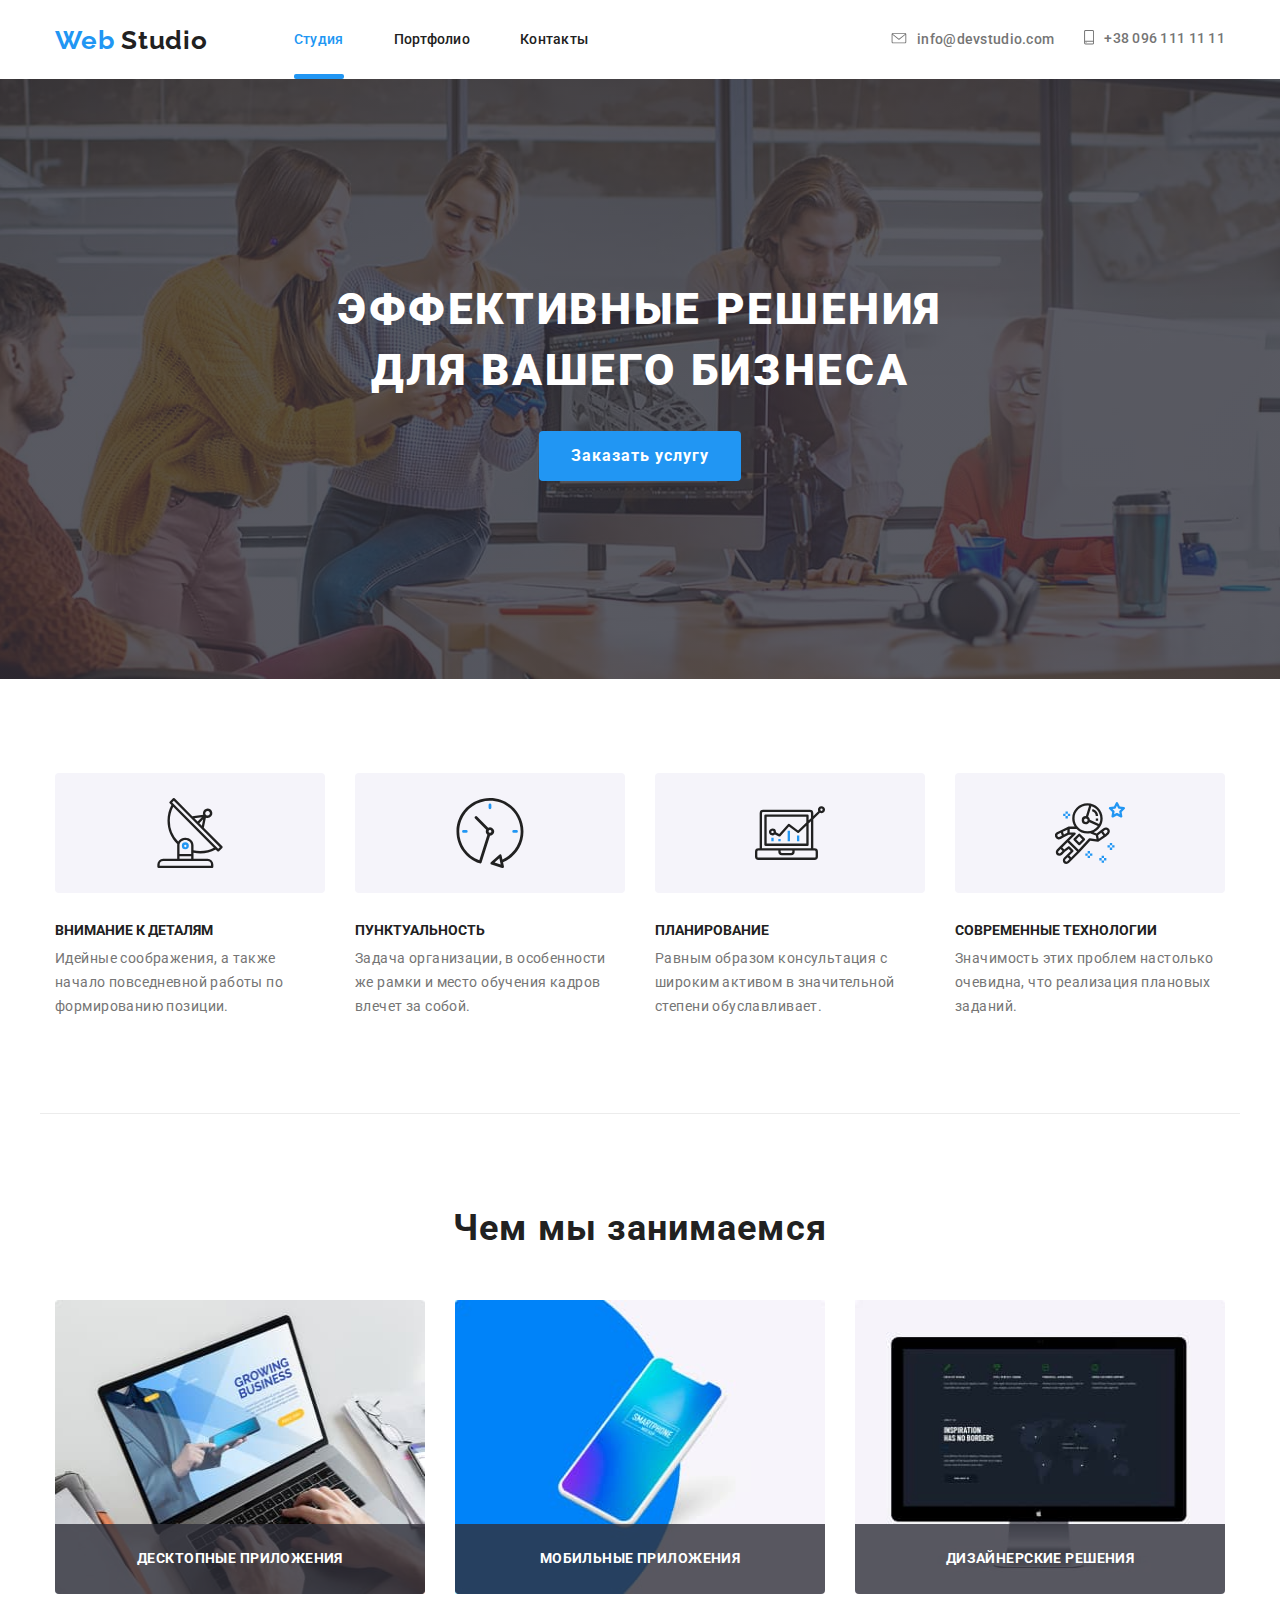
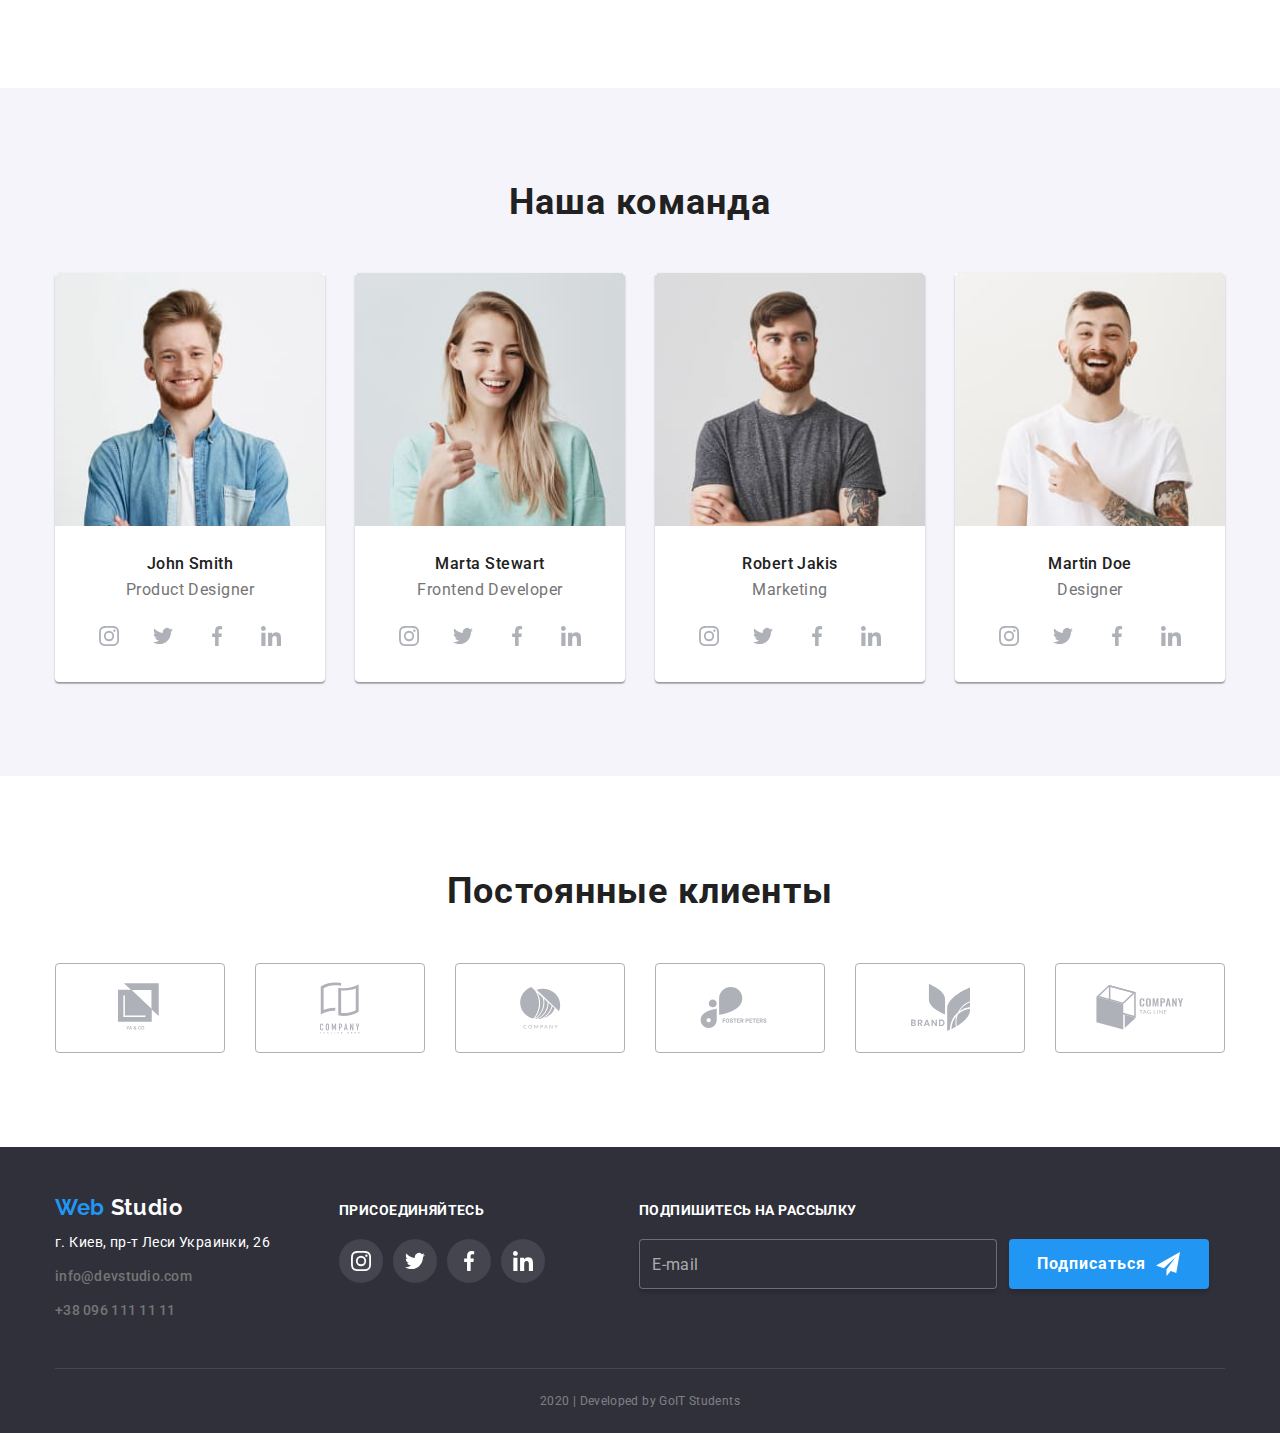
<file: index.html>
<!DOCTYPE html>
<html lang="ru">
  <head>
    <meta charset="UTF-8" />
    <meta name="viewport" content="width=device-width, initial-scale=1.0" />
    <link
      href="https://fonts.googleapis.com/css2?family=Raleway:wght@700&amp;family=Roboto:wght@400;500;700;900&amp;display=swap"
      rel="stylesheet"
    />
    <link
      rel="stylesheet"
      href="https://cdnjs.cloudflare.com/ajax/libs/modern-normalize/0.6.0/modern-normalize.min.css"
    />
    <link rel="stylesheet" href="./css/main.css" />
    <title>Студия</title>
  </head>

  <body>
    <!-- Шапка сайта -->
    <header class="header">
      <div class="container">
        <div class="header-flex">
          <nav class="site-nav">
            <a lang="en" href="./index.html" class="logo"
              ><span class="web">Web</span> Studio</a
            >
            <ul class="main-nav list">
              <li><a href="./index.html" class="link current">Студия</a></li>
              <li><a href="./portfolio.html" class="link">Портфолио</a></li>
              <li><a href="" class="link">Контакты</a></li>
            </ul>
          </nav>
          <ul class="contacts list">
            <li class="contacts-item">
              <a class="contacts-link" href="mailto:info@devstudio.com">
                <svg class="icon envelope" width="16" height="11">
                  <use href="./images/sprite.svg#envelope"></use>
                </svg>
                info@devstudio.com
              </a>
            </li>
            <li class="contacts-item">
              <a class="contacts-link" href="tel:380961111111">
                <svg class="icon smartphone" width="10" height="15">
                  <use href="./images/sprite.svg#smartphone"></use>
                </svg>
                +38 096 111 11 11</a
              >
            </li>
          </ul>
        </div>
      </div>
    </header>
    <main>
      <!-- Функция заказа услуги -->
      <section class="hero">
        <div class="hero-content">
          <h1 class="hero-title">
            эффективные решения <br />для вашего бизнеса
          </h1>
          <button data-open-modal class="hero-button">Заказать услугу</button>
          <div class="backdrop is-hidden" data-backdrop>
            <form class="modal js-speaker-form" autocomplete="off">
              <h2 class="modal-title">Оставьте свои данные, мы вам перезвоним</h2>
              <div class="form-field">
        <span class="form-icon">
          <svg class="icon-modal-mail" width=15 height=12>
           <use href="./images/sprite.svg#icon-modal-name"></use>
          </svg></span>
        <input
          type="text"
          class="form-input"
          name="name"
          id="name"
          placeholder=" "
        />
        <label for="name" class="form-label">Имя</label>
      </div>
      <div class="form-field">
      <span class="form-icon">
        <svg class="icon-modal-mail" width=15 height=12>
           <use href="./images/sprite.svg#icon-modal-phone"></use>
          </svg>
      </span>
      <input
          type="tel"
          class="form-input"
          name="telephone"
          id="telephone"
          placeholder=" "
        />
        <label for="telephone" class="form-label">Телефон</label>
      </div>
      <div class="form-field">
        <span class="form-icon">
          <svg class="icon-modal-mail" width=15 height=12>
           <use href="./images/sprite.svg#icon-modal-mail"></use>
          </svg>
        </span>
        <input
          type="email"
          class="form-input"
          name="mail"
          id="mail"
          placeholder=" "
        />
        <label for="mail" class="form-label">Почта</label>
      </div>
      <div class="form-field-comment">
        <textarea
          class="form-textarea"
          name="comment"
          id="comment"
          rows="8"
          placeholder=" "
        ></textarea>
        <label for="comment" class="form-comment">Комментарий</label>
      </div>
       <label class="form-checkbox">
              <input
                class="input-checkbox"
                type="checkbox"
                name="term"
                value="term"
              />
            <span class="icon-checkbox"></span>
            <span class="label-checkbox">Соглашаюсь с рассылкой и принимаю
              <a class="text-link" href="">Условия договора</a></span>
            </label>
      <button type="submit" class="button-send">Отправить</button>
              <button class="btn-close" data-close-modal></button>
            </form>
            </div>
          </div>
        </div>
      </section>
      <!-- Преимущества -->
      <section class="benefits">
        <div class="container">
          <h2 class="visually-hidden">Преимущества</h2>
          <ul class="benefits-flex list">
            <li class="benefits-item">
              <svg class="benefits-icon">
                <use href="./images/sprite.svg#antenna"></use>
              </svg>
              <h3 class="benefits-subtitle">Внимание к деталям</h3>
              <p class="benefits-text">
                Идейные соображения, а также начало повседневной работы по
                формированию позиции.
              </p>
            </li>
            <li class="benefits-item">
              <svg class="benefits-icon">
                <use href="./images/sprite.svg#clock"></use>
              </svg>
              <h3 class="benefits-subtitle">Пунктуальность</h3>
              <p class="benefits-text">
                Задача организации, в особенности же рамки и место обучения
                кадров влечет за собой.
              </p>
            </li>
            <li class="benefits-item">
              <svg class="benefits-icon">
                <use href="./images/sprite.svg#diagram"></use>
              </svg>
              <h3 class="benefits-subtitle">Планирование</h3>
              <p class="benefits-text">
                Равным образом консультация с широким активом в значительной
                степени обуславливает.
              </p>
            </li>
            <li class="benefits-item">
              <svg class="benefits-icon">
                <use href="./images/sprite.svg#astronaut"></use>
              </svg>
              <h3 class="benefits-subtitle">Современные технологии</h3>
              <p class="benefits-text">
                Значимость этих проблем настолько очевидна, что реализация
                плановых заданий.
              </p>
            </li>
          </ul>
        </div>
      </section>
      <!-- Предоставляемые услуги -->
      <section class="products">
        <div class="container">
          <h2 class="products-title">Чем мы занимаемся</h2>
          <ul class="products-flex list">
            <li class="products-item">
              <img
                src="./images/devices/laptop.jpg"
                alt="Открытая программа на экране ноутбука"
                width="370"
                height="294"
              />
              <p class="products-text">Десктопные приложения</p>
            </li>
            <li class="products-item">
              <img
                src="./images/devices/phone.jpg"
                alt="Смартфон c открытым мобильным приложением"
                width="370"
                height="294"
              />
              <p class="products-text">Мобильные приложения</p>
            </li>
            <li class="products-item">
              <img
                src="./images/devices/computer.jpg"
                alt="Экран компьютера с дизайном на рабочем столе"
                width="370"
                height="294"
              />
              <p class="products-text">Дизайнерские решения</p>
            </li>
          </ul>
        </div>
      </section>
      <!-- Команда -->
      <section class="workers">
        <div class="container">
          <h2 class="workers-title">Наша команда</h2>
          <ul class="workers-flex list">
            <li class="workers-item">
              <img
                src="./images/teamworkers/john.jpg"
                alt="Фото Джона Смита"
                width="270"
              />
              <h3 class="workers-subtitle">John Smith</h3>
              <p class="workers-text">Product Designer</p>
              <ul class="workers-socials list">
                <li class="workers-socials item">
                  <a
                    href="https://www.instagram.com/"
                    aria-label="Ссылка на Instagram"
                    class="workers-link"
                  >
                    <svg class="social-icon" width="20" height="20">
                      <use href="./images/sprite.svg#instagram"></use>
                    </svg>
                  </a>
                </li>
                <li class="workers-socials item">
                  <a
                    href="https://www.twitter.com/"
                    aria-label="Ссылка на Twitter"
                    class="workers-link"
                  >
                    <svg class="social-icon" width="20" height="20">
                      <use href="./images/sprite.svg#twitter"></use>
                    </svg>
                  </a>
                </li>
                <li class="workers-socials item">
                  <a
                    href="https://www.facebook.com/"
                    aria-label="Ссылка на Facebook"
                    class="workers-link"
                    ><svg class="social-icon" width="20" height="20">
                      <use href="./images/sprite.svg#facebook"></use></svg
                  ></a>
                </li>
                <li class="workers-socials item">
                  <a
                    href="https://www.linkedin.com/"
                    aria-label="Ссылка на LinkedIn"
                    class="workers-link"
                    ><svg class="social-icon" width="20" height="20">
                      <use href="./images/sprite.svg#linkedin"></use></svg
                  ></a>
                </li>
              </ul>
            </li>
            <li class="workers-item">
              <img
                src="./images/teamworkers/marta.jpg"
                alt="Фото Марты Стюарт"
                width="270"
              />
              <h3 class="workers-subtitle">Marta Stewart</h3>
              <p class="workers-text">Frontend Developer</p>
              <ul class="workers-socials list">
                <li class="workers-socials item">
                  <a
                    href="https://www.instagram.com/"
                    aria-label="Ссылка на Instagram"
                    class="workers-link"
                  >
                    <svg class="social-icon" width="20" height="20">
                      <use href="./images/sprite.svg#instagram"></use>
                    </svg>
                  </a>
                </li>
                <li class="workers-socials item">
                  <a
                    href="https://www.twitter.com/"
                    aria-label="Ссылка на Twitter"
                    class="workers-link"
                  >
                    <svg class="social-icon" width="20" height="20">
                      <use href="./images/sprite.svg#twitter"></use>
                    </svg>
                  </a>
                </li>
                <li class="workers-socials item">
                  <a
                    href="https://www.facebook.com/"
                    aria-label="Ссылка на Facebook"
                    class="workers-link"
                    ><svg class="social-icon" width="20" height="20">
                      <use href="./images/sprite.svg#facebook"></use></svg
                  ></a>
                </li>
                <li class="workers-socials item">
                  <a
                    href="https://www.linkedin.com/"
                    aria-label="Ссылка на LinkedIn"
                    class="workers-link"
                    ><svg class="social-icon" width="20" height="20">
                      <use href="./images/sprite.svg#linkedin"></use></svg
                  ></a>
                </li>
              </ul>
            </li>
            <li class="workers-item">
              <img
                src="./images/teamworkers/robert.jpg"
                alt="Фото Роберта Джайкиса"
                width="270"
              />
              <h3 class="workers-subtitle">Robert Jakis</h3>
              <p class="workers-text">Marketing</p>
              <ul class="workers-socials list">
                <li class="workers-socials item">
                  <a
                    href="https://www.instagram.com/"
                    aria-label="Ссылка на Instagram"
                    class="workers-link"
                  >
                    <svg class="social-icon" width="20" height="20">
                      <use href="./images/sprite.svg#instagram"></use>
                    </svg>
                  </a>
                </li>
                <li class="workers-socials item">
                  <a
                    href="https://www.twitter.com/"
                    aria-label="Ссылка на Twitter"
                    class="workers-link"
                  >
                    <svg class="social-icon" width="20" height="20">
                      <use href="./images/sprite.svg#twitter"></use>
                    </svg>
                  </a>
                </li>
                <li class="workers-socials item">
                  <a
                    href="https://www.facebook.com/"
                    aria-label="Ссылка на Facebook"
                    class="workers-link"
                    ><svg class="social-icon" width="20" height="20">
                      <use href="./images/sprite.svg#facebook"></use></svg
                  ></a>
                </li>
                <li class="workers-socials item">
                  <a
                    href="https://www.linkedin.com/"
                    aria-label="Ссылка на LinkedIn"
                    class="workers-link"
                    ><svg class="social-icon" width="20" height="20">
                      <use href="./images/sprite.svg#linkedin"></use></svg
                  ></a>
                </li>
              </ul>
            </li>
            <li class="workers-item">
              <img
                src="./images/teamworkers/martin.jpg"
                alt="Фото Мартина Дое"
                width="270"
              />
              <h3 class="workers-subtitle">Martin Doe</h3>
              <p class="workers-text">Designer</p>
              <ul class="workers-socials list">
                <li class="workers-socials item">
                  <a
                    href="https://www.instagram.com/"
                    aria-label="Ссылка на Instagram"
                    class="workers-link"
                  >
                    <svg class="social-icon" width="20" height="20">
                      <use href="./images/sprite.svg#instagram"></use>
                    </svg>
                  </a>
                </li>
                <li class="workers-socials item">
                  <a
                    href="https://www.twitter.com/"
                    aria-label="Ссылка на Twitter"
                    class="workers-link"
                  >
                    <svg class="social-icon" width="20" height="20">
                      <use href="./images/sprite.svg#twitter"></use>
                    </svg>
                  </a>
                </li>
                <li class="workers-socials item">
                  <a
                    href="https://www.facebook.com/"
                    aria-label="Ссылка на Facebook"
                    class="workers-link"
                    ><svg class="social-icon" width="20" height="20">
                      <use href="./images/sprite.svg#facebook"></use></svg
                  ></a>
                </li>
                <li class="workers-socials item">
                  <a
                    href="https://www.linkedin.com/"
                    aria-label="Ссылка на LinkedIn"
                    class="workers-link"
                    ><svg class="social-icon" width="20" height="20">
                      <use href="./images/sprite.svg#linkedin"></use></svg
                  ></a>
                </li>
              </ul>
            </li>
          </ul>
        </div>
      </section>
      <!-- Постоянные клиенты -->
      <section class="clients">
        <div class="container">
          <h2 class="clients-title">Постоянные клиенты</h2>
          <ul class="clients-flex list">
            <li class="clients-item">
              <a href="" aria-label="Ссылка на YA & CO" class="clients-link">
                <svg class="clients-icon" width="45" height="50">
                  <use href="./images/sprite.svg#client1"></use>
                </svg>
              </a>
            </li>
            <li class="clients-item">
              <a
                href=""
                aria-label="Ссылка на COMPANY TAGLINE HERE"
                class="clients-link"
              >
                <svg class="clients-icon" width="40" height="52">
                  <use href="./images/sprite.svg#client2"></use>
                </svg>
              </a>
            </li>
            <li class="clients-item">
              <a href="" aria-label="Ссылка на COMPANY" class="clients-link">
                <svg class="clients-icon" width="41" height="42">
                  <use href="./images/sprite.svg#client3"></use>
                </svg>
              </a>
            </li>
            <li class="clients-item">
              <a
                href=""
                aria-label="Ссылка на FOSTER PETERS"
                class="clients-link"
              >
                <svg class="clients-icon" width="80" height="42">
                  <use href="./images/sprite.svg#client4"></use>
                </svg>
              </a>
            </li>
            <li class="clients-item">
              <a href="" aria-label="Ссылка на BRAND" class="clients-link">
                <svg class="clients-icon" width="59" height="47">
                  <use href="./images/sprite.svg#client5"></use>
                </svg>
              </a>
            </li>
            <li class="clients-item">
              <a
                href=""
                aria-label="Ссылка на COMPANY TAG LINE"
                class="clients-link"
              >
                <svg class="clients-icon" width="88" height="45">
                  <use href="./images/sprite.svg#client6"></use>
                </svg>
              </a>
            </li>
          </ul>
        </div>
      </section>
    </main>
    <!-- Футер -->
    <footer class="footer">
      <div class="container">
        <div class="footer-flex">
          <div class="footer-info">
            <a lang="en" href="./index.html" class="footer-logo"
              ><span class="web">Web</span> Studio</a
            >
            <address>
              <a
                href="https://www.google.com/maps/place/%D0%B1%D1%83%D0%BB.+%D0%9B%D0%B5%D1%81%D0%B8+%D0%A3%D0%BA%D1%80%D0%B0%D0%B8%D0%BD%D0%BA%D0%B8,+26,+%D0%9A%D0%B8%D0%B5%D0%B2,+02000/@50.4265807,30.5361971,17z/data=!3m1!4b1!4m5!3m4!1s0x40d4cf0e033ecbe9:0x57a4dffefec77da0!8m2!3d50.4265807!4d30.5383858"
                class="address"
                target="_blank"
                >г. Киев, пр-т Леси Украинки, 26</a
              >
            </address>
            <ul class="footer contacts list">
              <li class="footer-contacts-link">
                <a class="contacts-link" href="mailto:info@devstudio.com"
                  >info@devstudio.com</a
                >
              </li>
              <li class="footer-contacts-link">
                <a class="contacts-link" href="tel:380961111111"
                  >+38 096 111 11 11</a
                >
              </li>
            </ul>
          </div>
          <!-- Ссылки на соц сети -->
          <div class="footer-join">
            <p class="socials-subtitle">присоединяйтесь</p>
            <ul class="footer-socials list">
              <li class="socials-item">
                <a
                  class="socials-link"
                  href="https://www.instagram.com/"
                  aria-label="Ссылка на Instagram"
                >
                  <svg class="social-icon footer" width="20" height="20">
                    <use href="./images/sprite.svg#instagram"></use>
                  </svg>
                </a>
              </li>
              <li class="socials-item">
                <a
                  class="socials-link"
                  href="https://www.twitter.com/"
                  aria-label="Ссылка на Twitter"
                >
                  <svg class="social-icon footer" width="20" height="20">
                    <use href="./images/sprite.svg#twitter"></use>
                  </svg>
                </a>
              </li>
              <li class="socials-item">
                <a
                  class="socials-link"
                  href="https://www.facebook.com/"
                  aria-label="Ссылка на Facebook"
                >
                  <svg class="social-icon footer" width="20" height="20">
                    <use href="./images/sprite.svg#facebook"></use>
                  </svg>
                </a>
              </li>
              <li class="socials-item">
                <a
                  class="socials-link"
                  href="https://www.linkedin.com/"
                  aria-label="Ссылка на LinkedIn"
                >
                  <svg class="social-icon footer" width="20" height="20">
                    <use href="./images/sprite.svg#linkedin"></use></svg
                ></a>
              </li>
            </ul>
          </div>
          <form class="form js-speaker-form" autocomplete="off">
        <label for="mail" class="label-subscription">подпишитесь на рассылку</label>
        </br>
        <div class="form-subscription">
        <input
          type="email"
          name="mail"
          id="mail"
          placeholder="E-mail"
        />
        <button type="submit">Подписаться<svg class="icon-send" width="24" height="24">
          <use href="./images/sprite.svg#send"></use></svg>
        </button>
      </div>
        </div>
        <p class="copyright">
          2020 | Developed by GoIT Students
        </p>
      </div>
    </footer>
    <script>
      (() => {
        document
          .querySelector('.js-speaker-form')
          .addEventListener('submit', e => {
            e.preventDefault();

            new FormData(e.currentTarget).forEach((value, name) =>
              console.log(`${name}: ${value}`),
            );

            e.currentTarget.reset();
          });
      })();
    </script>
     <script src="./js/modal.js"></script>
  </body>
</html>
</file>
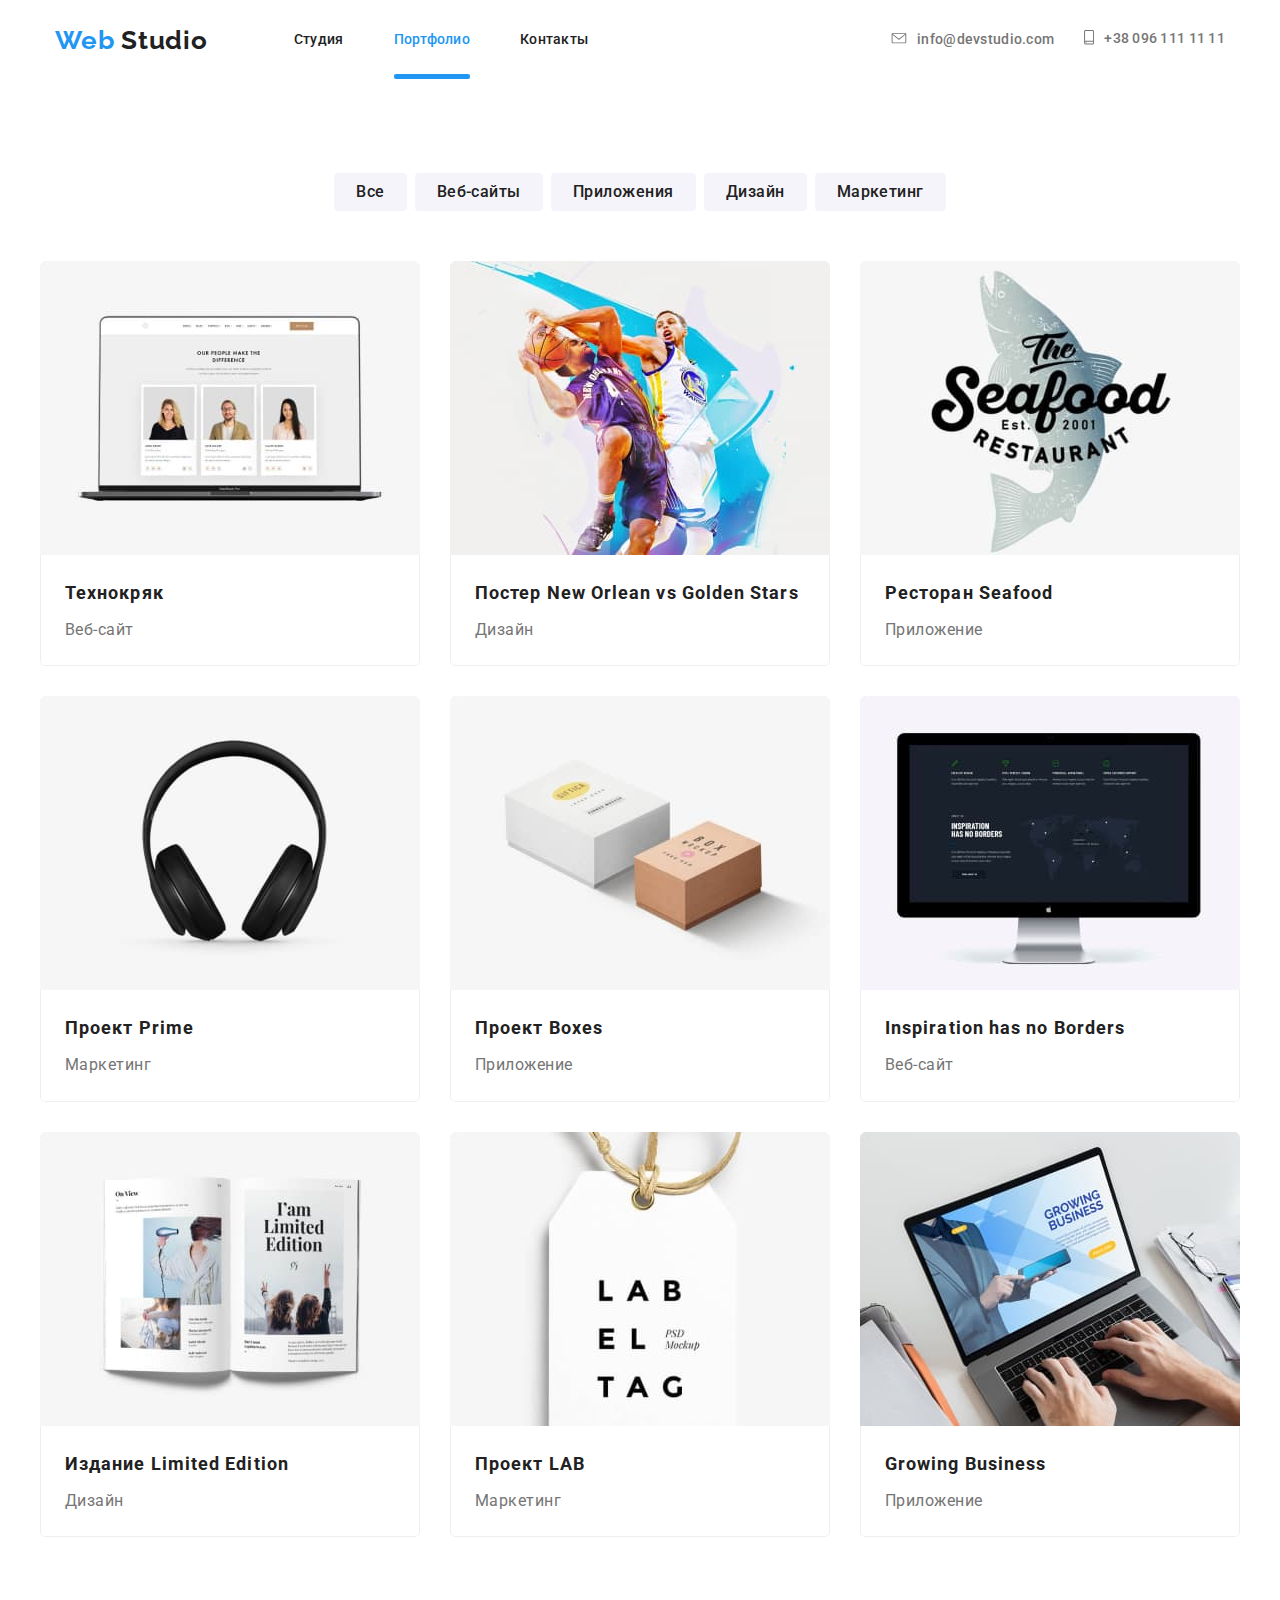
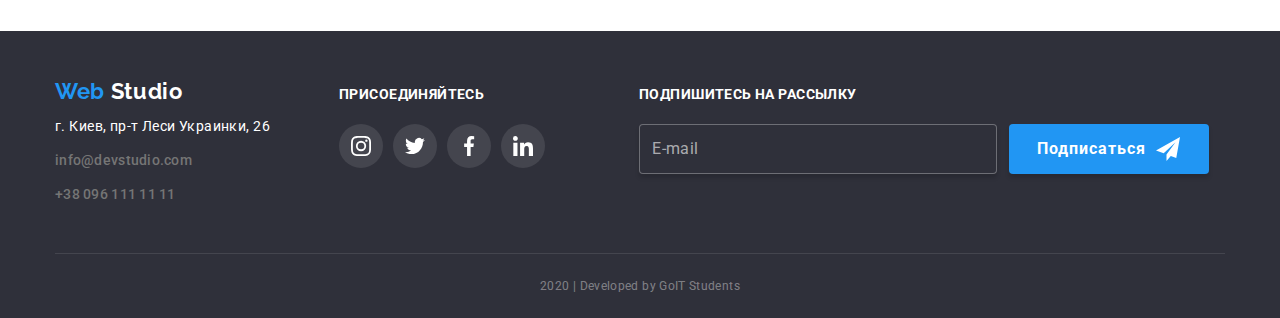
<file: portfolio.html>
<!DOCTYPE html>
<html lang="ru">
  <head>
    <meta charset="UTF-8" />
    <meta name="viewport" content="width=device-width, initial-scale=1.0" />
    <link
      href="https://fonts.googleapis.com/css2?family=Raleway:wght@700&amp;family=Roboto:wght@400;500;700;900&amp;display=swap"
      rel="stylesheet"
    />
    <link
      rel="stylesheet"
      href="https://cdnjs.cloudflare.com/ajax/libs/modern-normalize/0.6.0/modern-normalize.min.css"
    />
    <link rel="stylesheet" href="./css/main.css" />
    <title>Портфолио</title>
  </head>

  <body>
    <!-- Шапка сайта -->
    <header class="header">
      <div class="container">
        <div class="header-flex">
          <nav class="site-nav">
            <a lang="en" href="./index.html" class="logo"
              ><span class="web">Web</span> Studio</a
            >
            <ul class="main-nav list">
              <li><a href="./index.html" class="link">Студия</a></li>
              <li>
                <a href="./portfolio.html" class="link current">Портфолио</a>
              </li>
              <li><a href="" class="link">Контакты</a></li>
            </ul>
          </nav>
          <ul class="contacts list">
            <li class="contacts-item">
              <a class="contacts-link" href="mailto:info@devstudio.com">
                <svg class="icon envelope" width="16" height="11">
                  <use href="./images/sprite.svg#envelope"></use>
                </svg>
                info@devstudio.com
              </a>
            </li>
            <li class="contacts-item">
              <a class="contacts-link" href="tel:380961111111">
                <svg class="icon smartphone" width="10" height="15">
                  <use href="./images/sprite.svg#smartphone"></use>
                </svg>
                +38 096 111 11 11</a
              >
            </li>
          </ul>
        </div>
      </div>
    </header>
    <main>
      <section class="portfolio container">
        <h1 class="visually-hidden">Портфолио</h1>
        <!-- Фильтры -->
        <div class="portfolio nav-filters">
          <button type="button" class="button">Все</button>
          <button type="button" class="button">Веб-сайты</button>
          <button type="button" class="button">Приложения</button>
          <button type="button" class="button">Дизайн</button>
          <button type="button" class="button">Маркетинг</button>
        </div>
        <!-- Примеры работ -->
        <ul class="examples-flex list">
          <li class="examples-item">
            <a>
              <div class="box">
                <img
                  src="./images/examples/notebook.jpg"
                  alt="Открытый веб-сайт на экране ноутбука"
                  width="380"
                />
                <p class="examples-text">
                  Технокряк это современная площадка распространения
                  коронавируса. Компании используют эту платформу для цифрового
                  шпионажа и атак на защищённые сервера конкурентов.
                </p>
              </div>
              <div class="examples-info">
                <h2 class="examples-title">Технокряк</h2>
                <p class="examples-subtitle">Веб-сайт</p>
              </div>
            </a>
          </li>
          <li class="examples-item">
            <a>
              <div class="box">
                <img
                  src="./images/examples/poster.jpg"
                  alt="Дизайн постера с баскетболистами"
                  width="380"
                />
                <p class="examples-text">
                  Технокряк это современная площадка распространения
                  коронавируса. Компании используют эту платформу для цифрового
                  шпионажа и атак на защищённые сервера конкурентов.
                </p>
              </div>
              <div class="examples-info">
                <h2 class="examples-title">
                  Постер New Orlean vs Golden Stars
                </h2>
                <p class="examples-subtitle">Дизайн</p>
              </div>
            </a>
          </li>
          <li class="examples-item">
            <a>
              <div class="box">
                <img
                  src="./images/examples/seafood.jpg"
                  alt="Приложение для ресторана с морской кухней"
                  width="380"
                />
                <p class="examples-text">
                  Технокряк это современная площадка распространения
                  коронавируса. Компании используют эту платформу для цифрового
                  шпионажа и атак на защищённые сервера конкурентов.
                </p>
              </div>
              <div class="examples-info">
                <h2 class="examples-title">Ресторан Seafood</h2>
                <p class="examples-subtitle">Приложение</p>
              </div>
            </a>
          </li>
          <li class="examples-item">
            <a>
              <div class="box">
                <img
                  src="./images/examples/headphones.jpg"
                  alt="Наушники"
                  width="380"
                />
                <p class="examples-text">
                  Технокряк это современная площадка распространения
                  коронавируса. Компании используют эту платформу для цифрового
                  шпионажа и атак на защищённые сервера конкурентов.
                </p>
              </div>
              <div class="examples-info">
                <h2 class="examples-title">Проект Prime</h2>
                <p class="examples-subtitle">Маркетинг</p>
              </div>
            </a>
          </li>
          <li class="examples-item">
            <a>
              <div class="box">
                <img
                  src="./images/examples/boxes.jpg"
                  alt="Приложение Боксес"
                  width="380"
                />
                <p class="examples-text">
                  Технокряк это современная площадка распространения
                  коронавируса. Компании используют эту платформу для цифрового
                  шпионажа и атак на защищённые сервера конкурентов.
                </p>
              </div>
              <div class="examples-info">
                <h2 class="examples-title">Проект Boxes</h2>
                <p class="examples-subtitle">Приложение</p>
              </div>
            </a>
          </li>
          <li class="examples-item">
            <a>
              <div class="box">
                <img
                  src="./images/examples/imac.jpg"
                  alt="Веб-сайт на экране монитора"
                  width="380"
                />
                <p class="examples-text">
                  Технокряк это современная площадка распространения
                  коронавируса. Компании используют эту платформу для цифрового
                  шпионажа и атак на защищённые сервера конкурентов.
                </p>
              </div>
              <div class="examples-info">
                <h2 class="examples-title">Inspiration has no Borders</h2>
                <p class="examples-subtitle">Веб-сайт</p>
              </div>
            </a>
          </li>
          <li class="examples-item">
            <a>
              <div class="box">
                <img
                  src="./images/examples/limited-edition.jpg"
                  alt="Дизайн для издания в виде открытой книги"
                  width="380"
                />
                <p class="examples-text">
                  Технокряк это современная площадка распространения
                  коронавируса. Компании используют эту платформу для цифрового
                  шпионажа и атак на защищённые сервера конкурентов.
                </p>
              </div>
              <div class="examples-info">
                <h2 class="examples-title">Издание Limited Edition</h2>
                <p class="examples-subtitle">Дизайн</p>
              </div>
            </a>
          </li>
          <li class="examples-item">
            <a>
              <div class="box">
                <img
                  src="./images/examples/lab.jpg"
                  alt="Белый лэйб с английскими буквами названия проекта маркетинга"
                  width="380"
                />
                <p class="examples-text">
                  Технокряк это современная площадка распространения
                  коронавируса. Компании используют эту платформу для цифрового
                  шпионажа и атак на защищённые сервера конкурентов.
                </p>
              </div>
              <div class="examples-info">
                <h2 class="examples-title">Проект LAB</h2>
                <p class="examples-subtitle">Маркетинг</p>
              </div>
            </a>
          </li>
          <li class="examples-item">
            <a>
              <div class="box">
                <img
                  src="./images/examples/laptop.jpg"
                  alt="Открытое приложение на экране ноутбука"
                  width="380"
                />
                <p class="examples-text">
                  Технокряк это современная площадка распространения
                  коронавируса. Компании используют эту платформу для цифрового
                  шпионажа и атак на защищённые сервера конкурентов.
                </p>
              </div>
              <div class="examples-info">
                <h2 class="examples-title">Growing Business</h2>
                <p class="examples-subtitle">Приложение</p>
              </div>
            </a>
          </li>
        </ul>
      </section>
    </main>
    <!-- Футер -->
    <footer class="footer">
      <div class="container">
        <div class="footer-flex">
          <div class="footer-info">
            <a lang="en" href="./index.html" class="footer-logo"
              ><span class="web">Web</span> Studio</a
            >
            <address>
              <a
                href="https://www.google.com/maps/place/%D0%B1%D1%83%D0%BB.+%D0%9B%D0%B5%D1%81%D0%B8+%D0%A3%D0%BA%D1%80%D0%B0%D0%B8%D0%BD%D0%BA%D0%B8,+26,+%D0%9A%D0%B8%D0%B5%D0%B2,+02000/@50.4265807,30.5361971,17z/data=!3m1!4b1!4m5!3m4!1s0x40d4cf0e033ecbe9:0x57a4dffefec77da0!8m2!3d50.4265807!4d30.5383858"
                class="address"
                target="_blank"
                >г. Киев, пр-т Леси Украинки, 26</a
              >
            </address>
            <ul class="footer contacts list">
              <li class="footer-contacts-link">
                <a class="contacts-link" href="mailto:info@devstudio.com"
                  >info@devstudio.com</a
                >
              </li>
              <li class="footer-contacts-link">
                <a class="contacts-link" href="tel:380961111111"
                  >+38 096 111 11 11</a
                >
              </li>
            </ul>
          </div>
          <!-- Ссылки на соц сети -->
          <div class="footer-join">
            <p class="socials-subtitle">присоединяйтесь</p>
            <ul class="footer-socials list">
              <li class="socials-item">
                <a
                  class="socials-link"
                  href="https://www.instagram.com/"
                  aria-label="Ссылка на Instagram"
                >
                  <svg class="social-icon footer" width="20" height="20">
                    <use href="./images/sprite.svg#instagram"></use>
                  </svg>
                </a>
              </li>
              <li class="socials-item">
                <a
                  class="socials-link"
                  href="https://www.twitter.com/"
                  aria-label="Ссылка на Twitter"
                >
                  <svg class="social-icon footer" width="20" height="20">
                    <use href="./images/sprite.svg#twitter"></use>
                  </svg>
                </a>
              </li>
              <li class="socials-item">
                <a
                  class="socials-link"
                  href="https://www.facebook.com/"
                  aria-label="Ссылка на Facebook"
                >
                  <svg class="social-icon footer" width="20" height="20">
                    <use href="./images/sprite.svg#facebook"></use>
                  </svg>
                </a>
              </li>
              <li class="socials-item">
                <a
                  class="socials-link"
                  href="https://www.linkedin.com/"
                  aria-label="Ссылка на LinkedIn"
                >
                  <svg class="social-icon footer" width="20" height="20">
                    <use href="./images/sprite.svg#linkedin"></use></svg
                ></a>
              </li>
            </ul>
          </div>
        <form class="form js-speaker-form">
        <label for="mail" class="label-subscription">подпишитесь на рассылку</label>
        </br>
        <div class="form-subscription">
        <input
          type="email"
          name="mail"
          id="mail"
          placeholder="E-mail"
        />
        <button type="submit">Подписаться<svg class="icon-send" width="24" height="24">
          <use href="./images/sprite.svg#send"></use></svg>
        </button>
      </div>
        </div>
        <p class="copyright">
          2020 | Developed by GoIT Students
        </p>
      </div>
      </div>
    </footer>
    <script>
      (() => {
        document
          .querySelector('.js-speaker-form')
          .addEventListener('submit', e => {
            e.preventDefault();

            new FormData(e.currentTarget).forEach((value, name) =>
              console.log(`${name}: ${value}`),
            );

            e.currentTarget.reset();
          });
      })();
    </script>
  </body>
</html>
</file>
<file: css/main.css>
/* цвет основного текста #212121*/

/* цвет вторичного текста #757575*/

/*#2196F3 акцент синий*/

/*#FFFFFF белый*/

/* вторичный цвет фона #F5F4FA */

/* футер копирайт rgba(255, 255, 255, 0.4); */
:root {
  --primary-text-color: #757575;
  --title-text-color: #212121;
  --accent-color: #2196f3;
  --primary-white-color: #ffffff;
}

body {
  font-family: "Roboto", sans-serif;
  background-color: var(--primary-white-color);
  color: var(--primary-text-color);
}

/* утилиты */

a {
  text-decoration: none;
}

.container {
  width: 1200px;
  margin-left: auto;
  margin-right: auto;
  padding-left: 15px;
  padding-right: 15px;
}

.list {
  margin: 0;
  padding: 0;
  list-style: none;
}

p {
  margin: 0px;
}

img {
  display: block;
  max-width: 100%;
}

.visually-hidden {
  position: absolute;
  width: 1px;
  height: 1px;
  margin: -1px;
  border: 0;
  padding: 0;
  clip: rect(0 0 0 0);
  overflow: hidden;
}

/* шапка */

.header-flex {
  display: flex;
  align-items: center;
}

/* навигация  */

.site-nav {
  display: flex;
  align-items: center;
}

/* лого */

.logo {
  padding: 24px 0px;
  color: var(--title-text-color);
  font-family: "Raleway", sans-serif;
  font-weight: 700;
  font-size: 26px;
  line-height: 1;
  letter-spacing: 0.03em;
  text-decoration: none;
}

.web {
  color: var(--accent-color);
}

/* главная навигация  */

.main-nav {
  display: flex;
  margin-left: 86px;
}

.main-nav .link {
  position: relative;
  display: block;
  padding: 32px 0px;
  color: var(--title-text-color);
  font-weight: 500;
  font-size: 14px;
  line-height: 1.1;
  letter-spacing: 0.02em;
  transition: color 250ms cubic-bezier(0.4, 0, 0.2, 1);
}

.main-nav > li:not(:last-child) {
  margin-right: 50px;
}

.main-nav .link:hover,
.main-nav .link:focus {
  color: var(--accent-color);
}

.main-nav .link.current {
  color: var(--accent-color);
}

.main-nav .link.current::after {
  content: "";
  position: absolute;
  left: 0;
  bottom: 0;
  display: block;
  width: 100%;
  height: 5px;
  border-radius: 2px;
  background-color: var(--accent-color);
  transition: color 250ms cubic-bezier(0.4, 0, 0.2, 1);
}

/* контакты */

.contacts {
  display: flex;
  margin-left: auto;
}

.contacts-link {
  display: inline-flex;
  align-items: center;
  color: var(--primary-text-color);
  font-weight: 500;
  font-size: 14px;
  line-height: 1;
  letter-spacing: 0.02em;
  transition: color 250ms cubic-bezier(0.4, 0, 0.2, 1);
}

.contacts-link:hover,
.contacts-link:focus {
  color: var(--accent-color);
}

.icon {
  display: inline-block;
  padding: 0;
  margin-right: 10px;
  background-repeat: no-repeat;
  fill: currentColor;
  cursor: pointer;
}

.contacts-item + .contacts-item {
  margin-left: 30px;
}

/* герой */

.hero-content {
  padding: 200px;
  background-image: linear-gradient(
      to right,
      rgba(47, 48, 58, 0.8),
      rgba(47, 48, 58, 0.8)
    ),
    url("../images/hero/hero.jpg");
  background-repeat: no-repeat;
  background-position: center;
  background-size: cover;
  text-align: center;
  max-width: 1600px;
  height: 600px;
  margin-left: auto;
  margin-right: auto;
}

.hero-title {
  margin-top: 0;
  margin-bottom: 30px;
  color: var(--primary-white-color);
  font-weight: 900;
  font-size: 44px;
  line-height: 1.38;
  text-align: center;
  letter-spacing: 0.06em;
  text-transform: uppercase;
}

.hero-button {
  display: inline-block;
  align-items: center;
  padding: 10px 32px;
  border: 0px;
  border-radius: 4px;
  color: var(--primary-white-color);
  background-color: var(--accent-color);
  font-weight: 700;
  font-size: 16px;
  line-height: 1.9;
  letter-spacing: 0.06em;
  cursor: pointer;
}

.backdrop {
  position: fixed;
  top: 0;
  left: 0;
  width: 100%;
  height: 100%;
  background-color: rgba(0, 0, 0, 0.5);
  z-index: 3;
  opacity: 1;

  transition: opacity 250ms cubic-bezier(0.4, 0, 0.2, 1);
}

.backdrop.is-hidden {
  opacity: 0;
  pointer-events: none;
}

.backdrop.is-hidden .modal {
  transform: translate(-50%, -50%) scale(1.1);
}

.modal {
  position: absolute;
  top: 50%;
  left: 50%;
  padding: 40px 40px;
  width: 528px;
  height: 581px;

  background-color: #fff;

  transform: translate(-50%, -50%) scale(1);

  transition: transform 250ms cubic-bezier(0.4, 0, 0.2, 1);
}

.modal-title {
  margin-top: 0px;
  margin-bottom: 30px;
  font-weight: 700;
  font-size: 20px;
  line-height: 1.15;
  letter-spacing: 0.03em;
  text-align: center;
  color: #212121;
}

.form-field {
  position: relative;
  margin-bottom: 28px;
}

.form-label {
  position: absolute;
  font-weight: 400;
  font-size: 14px;
  line-height: 1.14;
  letter-spacing: 0.01em;
  top: 50%;
  left: 42px;
  transform: translateY(-50%);
  transition: transform 250ms cubic-bezier(0.4, 0, 0.2, 1);
}

.form-input,
.form-textarea {
  display: inline-flex;
  border: 1px solid rgba(33, 33, 33, 0.2);
  border-radius: 4px;
  outline: 0px;
}

.form-input {
  margin: 0;
  padding: 12px 18px;
  padding-left: 42px;
  width: 100%;
  height: 40px;
}

.form-icon {
  position: absolute;
  display: inline-block;
  top: 50%;
  left: 16px;
  transform: translateY(-50%);
  transition: transform 250ms cubic-bezier(0.4, 0, 0.2, 1);
  fill: #212121;
}

.form-field:focus-within > .form-label {
  transform: translateY(-42px) translateX(-32px);
}

.form-input:focus,
.form-textarea:focus {
  border: 1px solid var(--accent-color);
}

.form-field:focus-within > .form-label {
  color: var(--accent-color);
  font-size: 12px;
}

.form-field:focus-within > .form-icon {
  fill: var(--accent-color);
}

.form-input:not(:placeholder-shown) + .form-label {
  transform: translateY(-42px) translateX(-32px);
}

.form-field-comment {
  position: relative;
  margin-bottom: 20px;
}

.form-textarea {
  display: block;
  resize: none;
  padding: 12px 16px;
  width: 100%;
  height: 120px;
}

.form-comment {
  position: absolute;
  top: 20px;
  left: 16px;
  transform: translateY(-50%);
  transition: transform 250ms cubic-bezier(0.4, 0, 0.2, 1);
  font-weight: 400;
  font-size: 14px;
  line-height: 1.14;
  letter-spacing: 0.01em;
}

.form-field-comment:focus-within > .form-comment {
  color: var(--accent-color);
  font-size: 12px;
}

.form-field-comment:focus-within > .form-comment {
  transform: translateY(-42px);
}

.form-textarea:not(:placeholder-shown) + .form-comment {
  transform: translateY(-42px);
}

.form-checkbox {
  display: flex;
  align-items: center;
  justify-content: center;
}

.input-checkbox {
  position: absolute;
  width: 1px;
  height: 1px;
  margin: -1px;
  border: 0;
  padding: 0;
  clip: rect(0 0 0 0);
  overflow: hidden;
}

.icon-checkbox {
  margin-right: 5px;
  width: 15px;
  height: 16px;
  border: 2px solid black;
  border-radius: 20%;
}

.input-checkbox:checked + .icon-checkbox,
.input-checkbox:checked:focus + .icon-checkbox {
  border: none;
  width: 15px;
  height: 16px;
  background-image: url("../images/modal-icons/icon-checked.svg");
  background-repeat: no-repeat;
  background-size: contain;
  border-radius: 2px;
}

.label-checkbox {
  margin: 0;
  left: 36px;
  font-weight: 400;
  font-size: 14px;
  line-height: 1.71;
}

.text-link {
  color: var(--accent-color);
  text-decoration: underline;
}

.button-send {
  display: inline-block;
  align-items: center;
  padding: 10px 32px;
  margin-top: 30px;
  border: 0px;
  border-radius: 4px;
  box-shadow: 0px 4px 4px rgba(0, 0, 0, 0.15);
  color: var(--primary-white-color);
  background-color: #2196f3;
  font-weight: 700;
  font-size: 16px;
  line-height: 1.9;
  letter-spacing: 0.06em;
  cursor: pointer;
}

.btn-close {
  display: flex;
  position: absolute;
  top: 1%;
  left: 93%;
  width: 30px;
  height: 30px;
  border: none;
  border-radius: 50%;
  background-image: url("../images/modal-icons/btn-close.svg");
  background-size: contain;
  background-repeat: no-repeat;
  cursor: pointer;
}

.btn-close:hover,
.btn-close:focus {
  fill: var(--accent-color);
}

/* преимущества */

.benefits {
  padding: 94px 0px;
  margin: auto;
}

.benefits-flex {
  display: flex;
  flex-wrap: wrap;
}

.benefits-item {
  width: 270px;
  margin-right: 30px;
}

.benefits-item:nth-child(4n) {
  margin-right: 0px;
}

.benefits-icon {
  display: block;
  width: 270px;
  height: 120px;
  padding: 25px 100px;
  border-radius: 4px;
  background-color: #f5f4fa;
  background-repeat: no-repeat;
  background-position: center;
}

.benefits-subtitle {
  margin-top: 30px;
  margin-bottom: 10px;
  color: var(--title-text-color);
  text-transform: uppercase;
  font-weight: 700;
  font-size: 14px;
  line-height: 1;
}

.benefits-text {
  font-weight: 400;
  font-size: 14px;
  line-height: 1.7;
  letter-spacing: 0.03em;
}

/* предоставляемые услуги */

.products .container {
  padding-top: 94px;
  padding-bottom: 94px;
  border-top: 1px solid #ececec;
}

.products-title {
  margin-top: 0;
  margin-bottom: 50px;
  color: var(--title-text-color);
  font-weight: 700;
  font-size: 36px;
  line-height: 1.16;
  letter-spacing: 0.03em;
  text-align: center;
}

.products-flex {
  display: flex;
  flex-wrap: wrap;
}

.products-item {
  position: relative;
  width: 370px;
  height: 294px;
  margin-right: 30px;
}

.products-item:nth-child(3n) {
  margin-right: 0px;
}

.products-text {
  position: absolute;
  width: 100%;
  height: 70px;
  bottom: 0;
  margin: 0;
  padding: 27px;
  color: var(--primary-white-color);
  background: rgba(47, 48, 58, 0.8);
  border-radius: 0px 0px 4px 4px;
  font-weight: 700;
  font-size: 14px;
  line-height: 1.14;
  text-align: center;
  letter-spacing: 0.03em;
  text-transform: uppercase;
}

/* команда */

.workers {
  padding-top: 94px;
  padding-bottom: 94px;
  background-color: #f5f4fa;
}

.workers-title {
  margin-top: 0;
  margin-bottom: 50px;
  color: var(--title-text-color);
  font-weight: 700;
  font-size: 36px;
  line-height: 1.16;
  letter-spacing: 0.03em;
  text-align: center;
}

.workers-flex {
  display: flex;
  flex-wrap: wrap;
}

.workers-item {
  width: 270px;
  margin-right: 30px;
  padding-bottom: 24px;
  border-radius: 4px;
  background-color: var(--primary-white-color);
  box-shadow: 0px 2px 1px rgba(0, 0, 0, 0.2), 0px 1px 1px rgba(0, 0, 0, 0.14),
    0px 1px 3px rgba(0, 0, 0, 0.12);
}

.workers-item:nth-child(4n) {
  margin-right: 0px;
}

.workers-subtitle {
  margin-top: 30px;
  margin-bottom: 0px;
  color: var(--title-text-color);
  font-weight: 500;
  font-size: 16px;
  line-height: 1;
  letter-spacing: 0.03em;
  text-align: center;
}

.workers-text {
  margin-top: 10px;
  color: var(--primary-text-color);
  font-weight: 400;
  font-size: 16px;
  line-height: 1;
  letter-spacing: 0.03em;
  text-align: center;
}

.workers-socials.list {
  display: flex;
  justify-content: center;
  margin-top: 16px;
}

.workers-socials.item {
  margin-right: 10px;
}

.workers-socials.item:nth-child(4n) {
  margin-right: 0px;
}

.workers-link {
  display: flex;
  justify-content: center;
  align-items: center;
  width: 44px;
  height: 44px;
  border-radius: 50%;
  color: #afb1b8;
  transition: background-color 250ms cubic-bezier(0.4, 0, 0.2, 1),
    color 250ms cubic-bezier(0.4, 0, 0.2, 1);
}

.social-icon {
  fill: currentColor;
}

.social-icon:hover,
.social-icon:focus {
  fill: var(--primary-white-color);
}

.workers-link:hover,
.workers-link:focus {
  color: var(--primary-white-color);
  background-color: #2196f3;
}

/* клиенты */

.clients {
  padding-top: 94px;
  padding-bottom: 94px;
}

.clients-title {
  margin-top: 0px;
  margin-bottom: 50px;
  color: var(--title-text-color);
  font-weight: 700;
  font-size: 36px;
  line-height: 1.2;
  text-align: center;
  letter-spacing: 0.03em;
}

.clients-flex {
  display: flex;
  flex-wrap: wrap;
  justify-content: space-evenly;
}

.clients-item {
  width: 170px;
  background-color: var(--primary-white-color);
}

.clients-item {
  margin-right: 30px;
}

.clients-item:nth-child(6n) {
  margin-right: 0px;
}

.clients-link {
  display: flex;
  justify-content: center;
  align-items: center;
  width: 170px;
  height: 90px;
  color: #afb1b8;
  border: 1px solid #afb1b8;
  border-radius: 4px;
  transition: color 250ms cubic-bezier(0.4, 0, 0.2, 1),
    border-color 250ms cubic-bezier(0.4, 0, 0.2, 1);
}

.clients-link:hover,
.clients-link:focus {
  color: var(--accent-color);
  border-color: #2196f3;
}

.clients-icon {
  fill: currentColor;
  cursor: pointer;
}

/* футер */

footer {
  background-color: #2f303a;
}

.footer-flex {
  display: flex;
  padding-top: 48px;
  align-items: baseline;
}

.footer-logo {
  color: var(--primary-white-color);
  font-family: "Raleway", sans-serif;
  font-weight: 700;
  font-size: 22px;
  line-height: 1.18;
  letter-spacing: 0.03em;
}

address a {
  display: block;
  margin-top: 10px;
  color: var(--primary-white-color);
  font-style: normal;
  font-weight: 400;
  font-size: 14px;
  line-height: 1.7;
  letter-spacing: 0.03em;
}

.footer.contacts {
  display: block;
  padding-bottom: 46px;
  color: rgba(255, 255, 255, 0.6);
  font-weight: 400;
  font-size: 14px;
  line-height: 1.7;
  letter-spacing: 0.03em;
}

.footer-contacts-link {
  margin-top: 10px;
}

/* соцсети */

.footer-join {
  display: block;
  margin-left: 69px;
}

.socials-subtitle {
  color: var(--primary-white-color);
  font-weight: 700;
  font-size: 14px;
  line-height: 1.1;
  letter-spacing: 0.03em;
  text-transform: uppercase;
}

.footer-socials {
  display: flex;
  justify-content: space-between;
  margin-top: 21px;
}

.socials-item {
  margin-right: 10px;
}

.socials-item:nth-child(4n) {
  margin-right: 0px;
}

.socials-link {
  display: flex;
  justify-content: center;
  align-items: center;
  width: 44px;
  height: 44px;
  border-radius: 50%;
  background-color: rgba(255, 255, 255, 0.1);
  transition: background-color 250ms cubic-bezier(0.4, 0, 0.2, 1),
    color 250ms cubic-bezier(0.4, 0, 0.2, 1);
}

.social-icon.footer {
  fill: var(--primary-white-color);
}

.socials-link:hover,
.socials-link:focus {
  color: var(--primary-white-color);
  background-color: #2196f3;
}

.label-subscription {
  margin-left: 94px;
  color: var(--primary-white-color);
  font-weight: 700;
  font-size: 14px;
  line-height: 1.1;
  letter-spacing: 0.03em;
  text-transform: uppercase;
}

.form-subscription {
  display: flex;
  margin-top: 20px;
  margin-left: 94px;
}

.form-subscription input {
  padding: 18px 12px;
  border: 1px solid rgba(255, 255, 255, 0.3);
  box-shadow: 0px 4px 4px rgba(0, 0, 0, 0.15);
  border-radius: 4px;
  width: 358px;
  height: 50px;
  font-weight: 400;
  font-size: 16px;
  line-height: 1.87;
  letter-spacing: 0.03em;
  background-color: #2f303a;
}

.form-subscription input::placeholder {
  color: rgba(255, 255, 255, 0.6);
}

.form-subscription button {
  display: inline-flex;
  align-items: center;
  margin-left: 12px;
  padding: 10px 28px;
  width: 200px;
  height: 50px;
  box-shadow: 0px 4px 4px rgba(0, 0, 0, 0.15);
  border: 0px;
  border-radius: 4px;
  background-color: var(--accent-color);
  font-weight: 700;
  font-size: 16px;
  line-height: 1.87;
  letter-spacing: 0.06em;
  color: var(--primary-white-color);
}

.icon-send {
  margin-left: 10px;
}

.copyright {
  padding: 20px 0px;
  border-top: 1px solid rgba(255, 255, 255, 0.1);
  color: rgba(255, 255, 255, 0.4);
  font-weight: 400;
  font-size: 12px;
  line-height: 2;
  letter-spacing: 0.03em;
  text-align: center;
}

/* СТРАНИЦА portfolio.html */

.header-portfolio {
  border-bottom: 1px solid #ececec;
}

/* потрфолио */

.portfolio {
  padding: 94px 0px;
}

.nav-filters {
  display: flex;
  flex-wrap: wrap;
  justify-content: center;
  padding: 0px;
}

.button {
  margin-right: 8px;
  padding: 6px 22px;
  border-radius: 4px;
  border: 0;
  color: var(--title-text-color);
  background-color: #f5f4fa;
  font-weight: 500;
  font-size: 16px;
  line-height: 1.6;
  letter-spacing: 0.03em;
  cursor: pointer;
  transition: background-color 250ms cubic-bezier(0.4, 0, 0.2, 1),
    color 250ms cubic-bezier(0.4, 0, 0.2, 1);
}

.button:nth-child(5n) {
  margin-right: 0px;
}

.button:hover,
.button:focus {
  color: var(--primary-white-color);
  background-color: var(--accent-color);
  box-shadow: 0px 2px 2px rgba(0, 0, 0, 0.12), 0px 1px 2px rgba(0, 0, 0, 0.08),
    0px 3px 1px rgba(0, 0, 0, 0.1);
}

/* примеры работ */

.examples-flex {
  display: flex;
  flex-wrap: wrap;
  margin-top: 50px;
}

.examples-item {
  width: 380px;
  margin-bottom: 30px;
  margin-right: 30px;
  border-radius: 5px;
  overflow: hidden;
  transition: box-shadow 250ms cubic-bezier(0.4, 0, 0.2, 1);
}

.examples-item:nth-child(3n) {
  margin-right: 0px;
}

.examples-item:nth-last-child(-n + 3) {
  margin-bottom: 0;
}

.examples-item:hover,
.examples-item:focus {
  box-shadow: 1px 4px 6px rgba(0, 0, 0, 0.16), 0px 4px 4px rgba(0, 0, 0, 0.06),
    0px 1px 1px rgba(0, 0, 0, 0.12);
  cursor: pointer;
}

.box {
  position: relative;
  overflow: hidden;
}

.examples-text {
  display: inline-flex;
  position: absolute;
  padding: 63px 24px;
  margin: 0;
  font-size: 18px;
  line-height: 1.56;
  letter-spacing: 0.03em;
  background-color: rgba(33, 150, 243, 0.9);
  color: var(--primary-white-color);
  transition: transform 250ms cubic-bezier(0.4, 0, 0.2, 1);
}

.examples-item:hover .examples-text,
.examples-item:focus .examples-text {
  transform: translateY(-100%);
  z-index: 3;
}

.examples-info {
  border: 1px solid #eeeeee;
  border-top: transparent;
  border-bottom-left-radius: 5px;
  border-bottom-right-radius: 5px;
  padding: 20px 24px;
}

.examples-title {
  margin: 0px;
  color: var(--title-text-color);
  font-weight: 700;
  font-size: 18px;
  line-height: 2;
  letter-spacing: 0.06em;
}

.examples-subtitle {
  margin-top: 4px;
  color: var(--primary-text-color);
  font-weight: 400;
  font-size: 16px;
  line-height: 1.9;
  letter-spacing: 0.03em;
}
</file>
